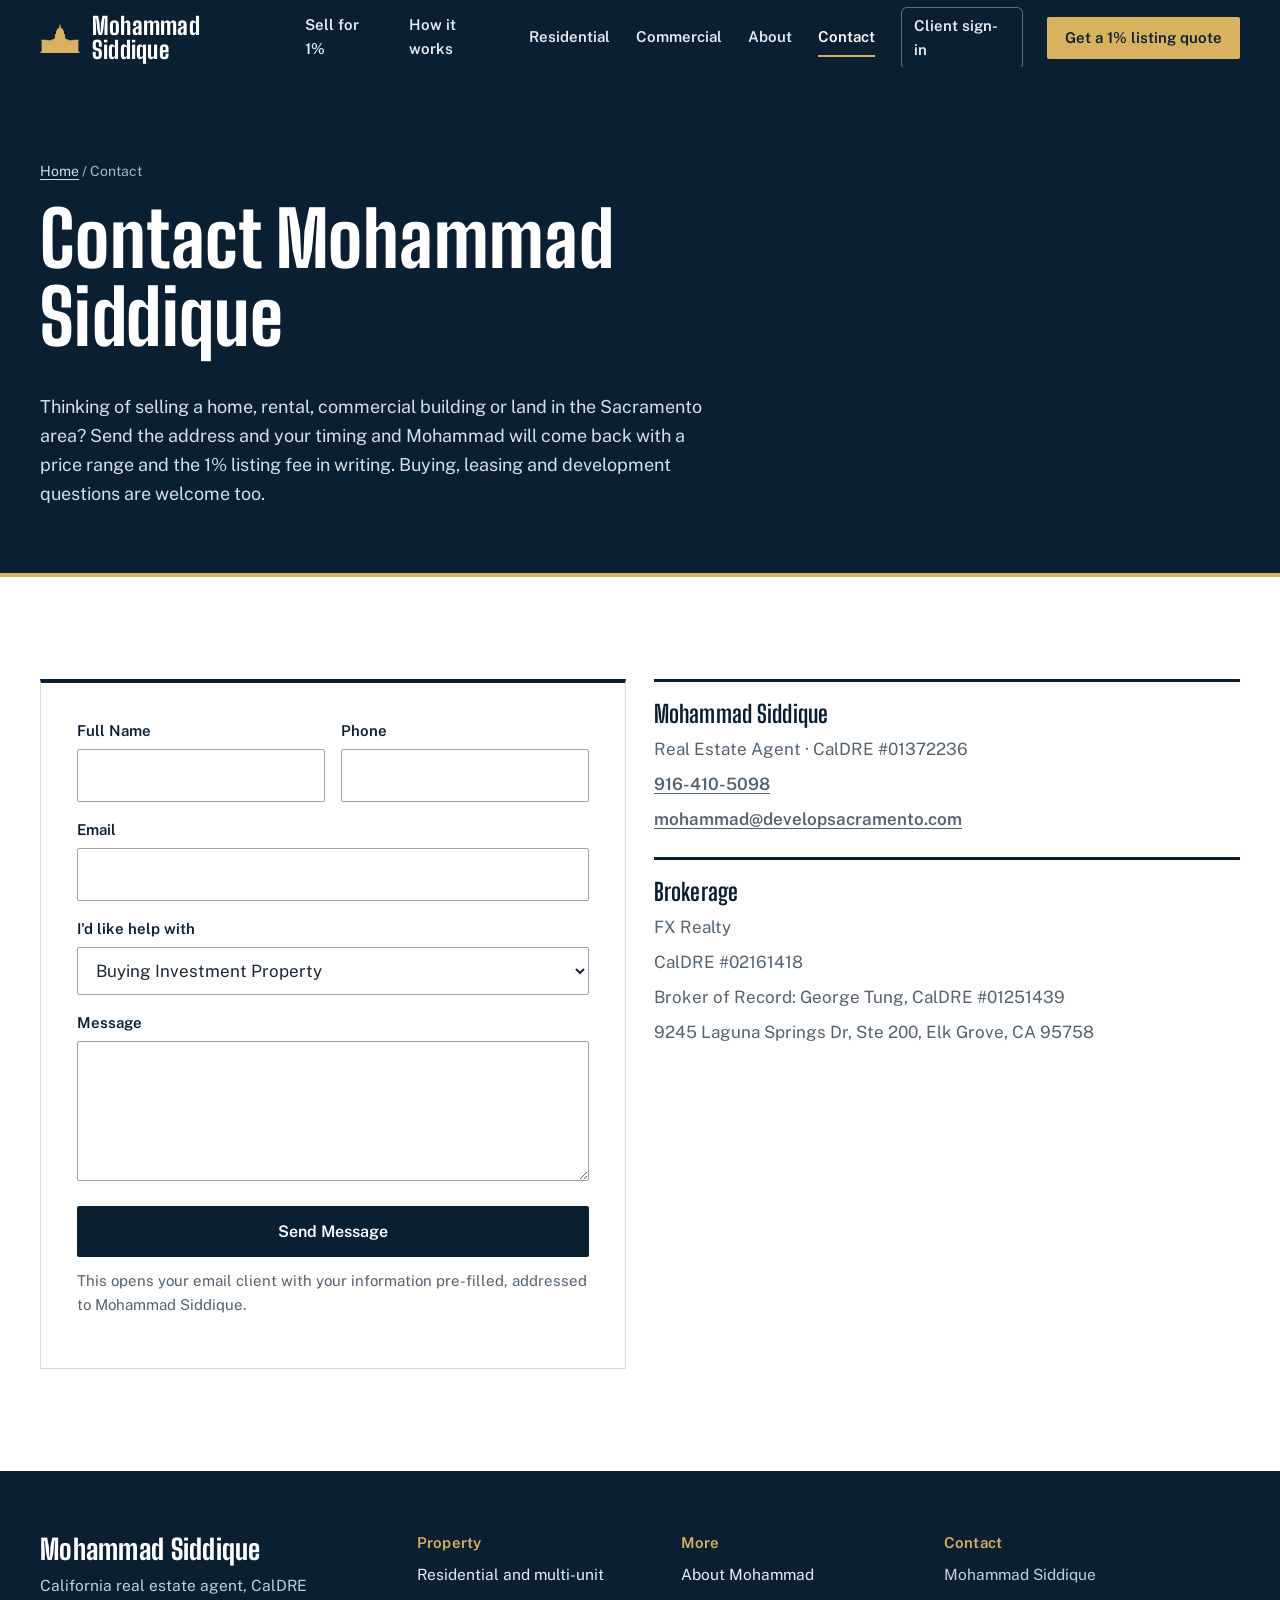
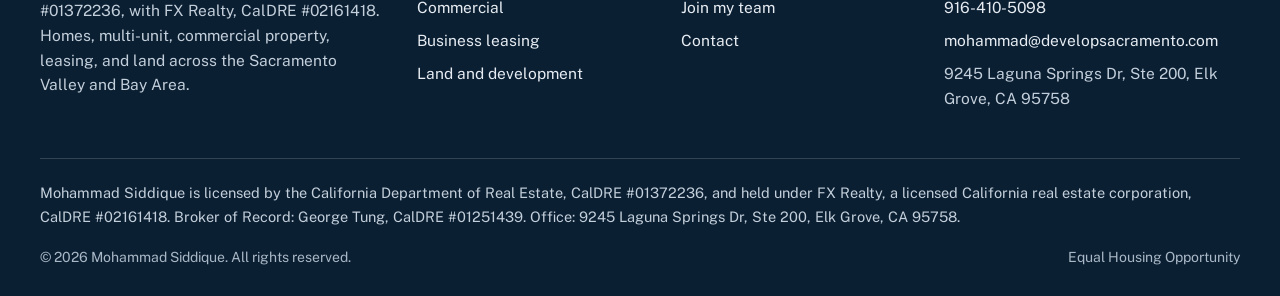
<file: contact.html>
<!DOCTYPE html>
<html lang="en">
<head>
<meta charset="UTF-8">
<meta name="viewport" content="width=device-width, initial-scale=1.0">
<title>Contact a Sacramento Real Estate Agent | Mohammad Siddique</title>
<meta name="description" content="Call 916-410-5098 or send a message to Mohammad Siddique, CalDRE #01372236, FX Realty, about buying, selling, leasing, or developing property in Sacramento.">
<link rel="canonical" href="https://developsacramento.com/contact.html">
<meta name="theme-color" content="#0b1f33">
<meta property="og:type" content="website">
<meta property="og:site_name" content="Mohammad Siddique">
<meta property="og:title" content="Contact a Sacramento Real Estate Agent | Mohammad Siddique">
<meta property="og:description" content="Call 916-410-5098 or send a message to Mohammad Siddique, CalDRE #01372236, FX Realty, about buying, selling, leasing, or developing property in Sacramento.">
<meta property="og:url" content="https://developsacramento.com/contact.html">
<meta property="og:image" content="https://developsacramento.com/assets/share-card.jpg">
<meta property="og:image:width" content="1200">
<meta property="og:image:height" content="630">
<meta name="twitter:card" content="summary_large_image">
<link rel="icon" href="favicon.svg" type="image/svg+xml">
<link rel="preconnect" href="https://fonts.googleapis.com">
<link rel="preconnect" href="https://fonts.gstatic.com" crossorigin>
<link rel="stylesheet" href="https://fonts.googleapis.com/css2?family=Big+Shoulders+Display:wght@700;800&family=Public+Sans:wght@400;600&display=swap">
<link rel="stylesheet" href="css/style.css">
</head>
<body>

<a class="skip-link" href="#main">Skip to content</a>
<header class="site-header">
  <div class="container">
    <a href="index.html" class="brand" aria-label="Mohammad Siddique, home">
      <span class="brand-mark"><svg viewBox="0 0 900 690" aria-hidden="true"><path fill="currentColor" d="M450.0 18.0 C457.0 18.0 459.0 30.0 453.0 34.0 L453.0 44.0 C459.0 46.0 465.0 52.0 467.0 60.0 L469.0 60.0 L469.0 66.0 L466.0 66.0 L466.0 96.0 L472.0 98.0 L472.0 106.0 C498.0 110.0 526.0 138.0 530.0 176.0 L536.0 178.0 L536.0 188.0 L540.0 190.0 L540.0 238.0 L548.0 241.0 L548.0 250.0 L570.0 254.0 L570.0 262.0 L564.0 264.0 L564.0 326.0 L572.0 329.0 L572.0 338.0 L572.0 351.0 L646.0 374.0 L646.0 384.0 L750.0 384.0 L750.0 372.0 L867.0 372.0 L873.0 376.0 L873.0 388.0 L863.0 392.0 L863.0 640.0 L879.0 640.0 L879.0 656.0 L897.0 656.0 L897.0 674.0 L3.0 674.0 L3.0 656.0 L21.0 656.0 L21.0 640.0 L37.0 640.0 L37.0 392.0 L27.0 388.0 L27.0 376.0 L33.0 372.0 L150.0 372.0 L150.0 384.0 L254.0 384.0 L254.0 374.0 L328.0 351.0 L328.0 338.0 L328.0 329.0 L336.0 326.0 L336.0 264.0 L330.0 262.0 L330.0 254.0 L352.0 250.0 L352.0 241.0 L360.0 238.0 L360.0 190.0 L364.0 188.0 L364.0 178.0 L370.0 176.0 C374.0 138.0 402.0 110.0 428.0 106.0 L428.0 98.0 L434.0 96.0 L434.0 66.0 L431.0 66.0 L431.0 60.0 L433.0 60.0 C435.0 52.0 441.0 46.0 447.0 44.0 L447.0 34.0 C441.0 30.0 443.0 18.0 450.0 18.0 Z"/></svg></span>
      <span class="brand-text">
        <span class="brand-name">Mohammad Siddique</span>
      </span>
    </a>
    <nav class="main-nav" id="main-nav" aria-label="Main">
      <a href="index.html#one-percent">Sell for 1%</a>
      <a href="index.html#joyst">How it works</a>
      <a href="residential.html" data-page="residential.html">Residential</a>
      <a href="commercial.html" data-page="commercial.html">Commercial</a>
      <a href="about.html" data-page="about.html">About</a>
      <a href="contact.html" data-page="contact.html">Contact</a>
      <a href="https://joystapp.com/client/login" class="nav-portal">Client sign-in</a>
    </nav>
    <div class="nav-cta">
      <a href="contact.html" class="btn btn-gold">Get a 1% listing quote</a>
      <button class="nav-toggle" aria-label="Menu" aria-controls="main-nav" aria-expanded="false"><span></span><span></span><span></span></button>
    </div>
  </div>
</header>

<main id="main">

<section class="page-hero">
  <div class="container">
    <div class="breadcrumb"><a href="index.html">Home</a> / Contact</div>
    <h1>Contact Mohammad Siddique</h1>
    <p>Thinking of selling a home, rental, commercial building or land in the Sacramento area? Send the address and your timing and Mohammad will come back with a price range and the 1% listing fee in writing. Buying, leasing and development questions are welcome too.</p>
  </div>
</section>

<section class="section">
  <div class="container grid grid-2" style="align-items:flex-start;">
    <form class="form-card" data-form data-subject="Listing inquiry from developsacramento.com">
      <div class="form-row">
        <div class="field">
          <label for="c-name">Full Name</label>
          <input type="text" id="c-name" name="Full Name" required>
        </div>
        <div class="field">
          <label for="c-phone">Phone</label>
          <input type="tel" id="c-phone" name="Phone" required>
        </div>
      </div>
      <div class="field">
        <label for="c-email">Email</label>
        <input type="email" id="c-email" name="Email" required>
      </div>
      <div class="field">
        <label for="c-help">I'd like help with</label>
        <select id="c-help" name="I'd like help with">
          <option>Buying Investment Property</option>
          <option>Buying Construction Projects</option>
          <option>Primary Residences</option>
          <option>Selling Property</option>
          <option>Restaurant Leasing</option>
          <option>Land Acquisitions</option>
        </select>
      </div>
      <div class="field">
        <label for="c-message">Message</label>
        <textarea id="c-message" name="Message"></textarea>
      </div>
      <button type="submit" class="btn btn-primary btn-block">Send Message</button>
      <p class="form-status form-note" style="display:none;"></p>
      <p class="form-note">This opens your email client with your information pre-filled, addressed to Mohammad Siddique.</p>
    </form>

    <div>
      <div class="card" style="margin-bottom:24px;">
        <h3>Mohammad Siddique</h3>
        <p style="margin-bottom:8px;">Real Estate Agent &middot; CalDRE #01372236</p>
        <p style="margin-bottom:8px;"><a href="tel:9164105098" style="color:var(--color-blue);font-weight:600;">916-410-5098</a></p>
        <p style="margin-bottom:0;"><a href="mailto:mohammad@developsacramento.com" style="color:var(--color-blue);font-weight:600;">mohammad@developsacramento.com</a></p>
      </div>
      <div class="card">
        <h3>Brokerage</h3>
        <p style="margin-bottom:8px;">FX Realty</p>
        <p style="margin-bottom:8px;">CalDRE #02161418</p>
        <p style="margin-bottom:8px;">Broker of Record: George Tung, CalDRE #01251439</p>
        <p style="margin-bottom:0;">9245 Laguna Springs Dr, Ste 200, Elk Grove, CA 95758</p>
      </div>
    </div>
  </div>
</section>

</main>

<footer class="site-footer">
  <div class="container">
    <div class="footer-grid">
      <div class="footer-brand">
        <div class="brand-name">Mohammad Siddique</div>
        <p>California real estate agent, CalDRE #01372236, with FX Realty, CalDRE #02161418. Homes, multi-unit, commercial property, leasing, and land across the Sacramento Valley and Bay Area.</p>
      </div>
      <div>
        <h4>Property</h4>
        <ul>
          <li><a href="residential.html">Residential and multi-unit</a></li>
          <li><a href="commercial.html">Commercial</a></li>
          <li><a href="business-leases.html">Business leasing</a></li>
          <li><a href="commercial-construction.html">Land and development</a></li>
        </ul>
      </div>
      <div>
        <h4>More</h4>
        <ul>
          <li><a href="about.html">About Mohammad</a></li>
          <li><a href="join.html">Join my team</a></li>
          <li><a href="contact.html">Contact</a></li>
        </ul>
      </div>
      <div>
        <h4>Contact</h4>
        <ul>
          <li>Mohammad Siddique</li>
          <li><a href="tel:+19164105098">916-410-5098</a></li>
          <li><a href="mailto:mohammad@developsacramento.com">mohammad@developsacramento.com</a></li>
          <li>9245 Laguna Springs Dr, Ste 200, Elk Grove, CA 95758</li>
        </ul>
      </div>
    </div>
    <div class="footer-legal">
      <p>Mohammad Siddique is licensed by the California Department of Real Estate, CalDRE #01372236, and held under FX Realty, a licensed California real estate corporation, CalDRE #02161418. Broker of Record: George Tung, CalDRE #01251439. Office: 9245 Laguna Springs Dr, Ste 200, Elk Grove, CA 95758.</p>
    </div>
    <div class="footer-bottom">
      <span>&copy; 2026 Mohammad Siddique. All rights reserved.</span>
      <span>Equal Housing Opportunity</span>
    </div>
  </div>
</footer>

<script src="js/main.js" defer></script>
</body>
</html>
</file>
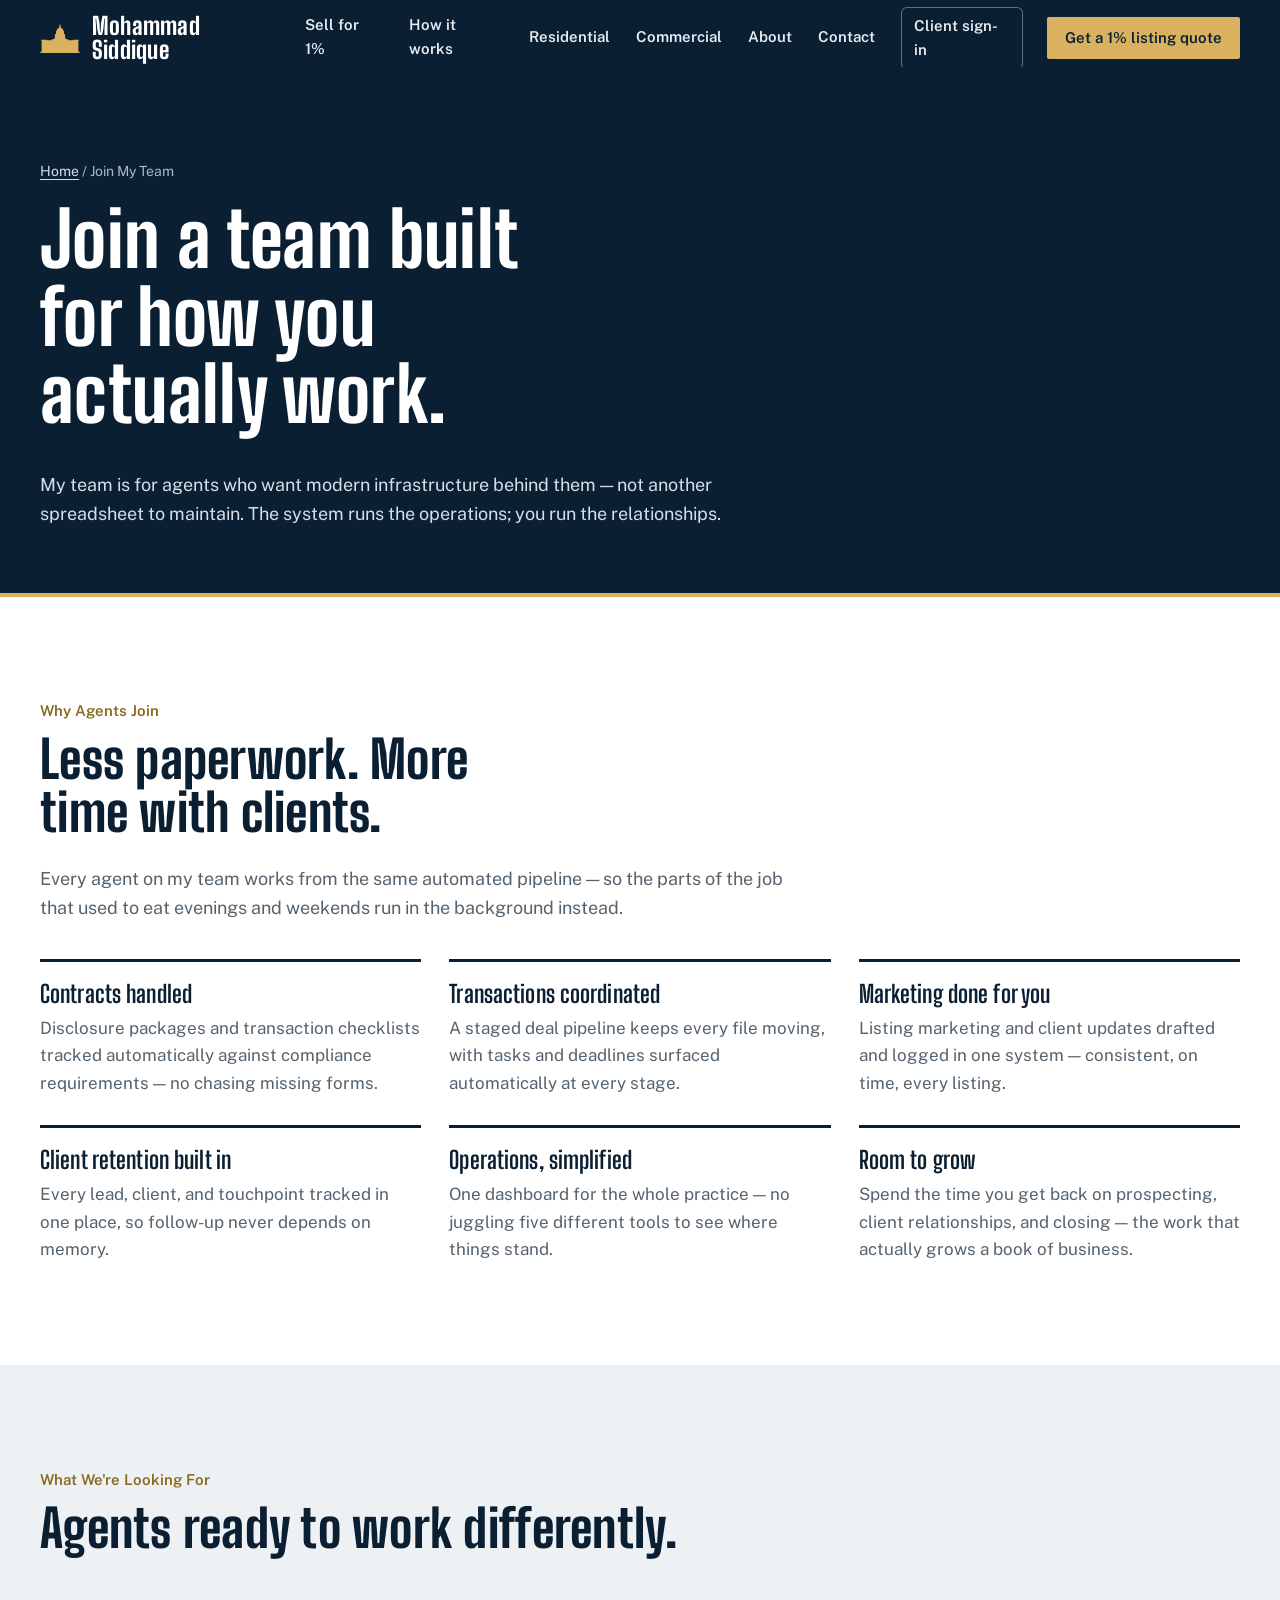
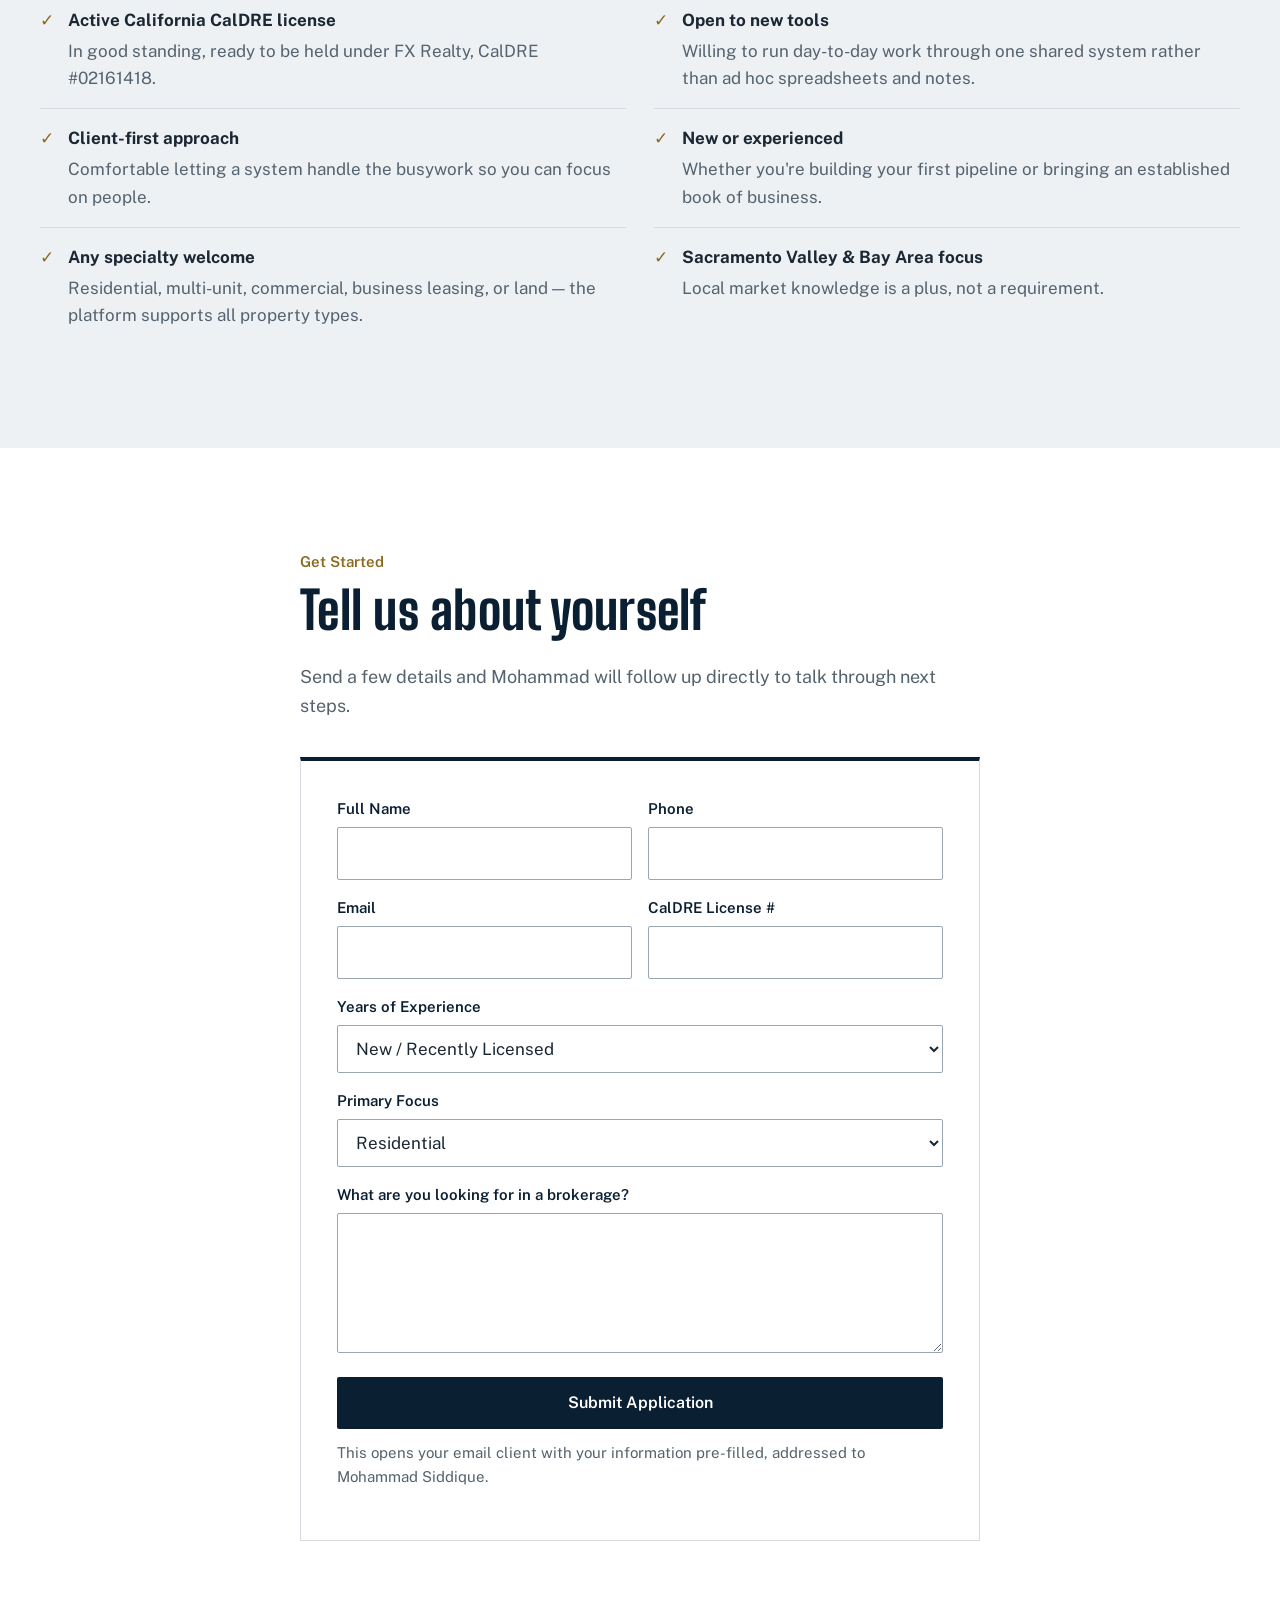
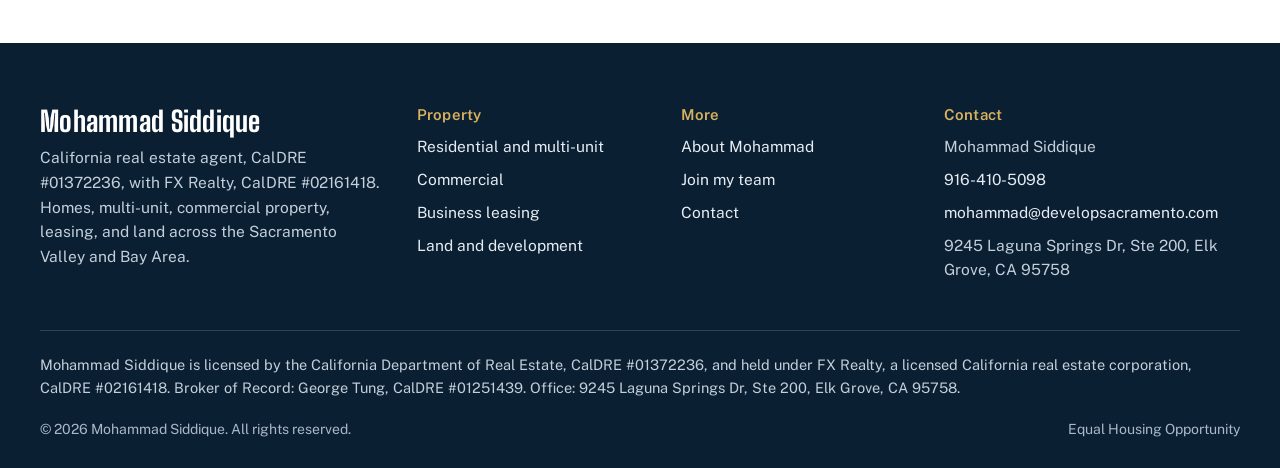
<file: join.html>
<!DOCTYPE html>
<html lang="en">
<head>
<meta charset="UTF-8">
<meta name="viewport" content="width=device-width, initial-scale=1.0">
<title>Join a Sacramento Real Estate Team | Mohammad Siddique</title>
<meta name="description" content="Join Mohammad Siddique&#x27;s team at FX Realty: automated contracts, transaction coordination, marketing, and operations.">
<link rel="canonical" href="https://mohammadsiddique.com/join.html">
<meta name="theme-color" content="#0b1f33">
<meta property="og:type" content="website">
<meta property="og:site_name" content="Mohammad Siddique">
<meta property="og:title" content="Join a Sacramento Real Estate Team | Mohammad Siddique">
<meta property="og:description" content="Join Mohammad Siddique&#x27;s team at FX Realty: automated contracts, transaction coordination, marketing, and operations.">
<meta property="og:url" content="https://developsacramento.com/join.html">
<meta property="og:image" content="https://developsacramento.com/assets/share-card.jpg">
<meta property="og:image:width" content="1200">
<meta property="og:image:height" content="630">
<meta name="twitter:card" content="summary_large_image">
<link rel="icon" href="favicon.svg" type="image/svg+xml">
<link rel="preconnect" href="https://fonts.googleapis.com">
<link rel="preconnect" href="https://fonts.gstatic.com" crossorigin>
<link rel="stylesheet" href="https://fonts.googleapis.com/css2?family=Big+Shoulders+Display:wght@700;800&family=Public+Sans:wght@400;600&display=swap">
<link rel="stylesheet" href="css/style.css">
</head>
<body>

<a class="skip-link" href="#main">Skip to content</a>
<header class="site-header">
  <div class="container">
    <a href="index.html" class="brand" aria-label="Mohammad Siddique, home">
      <span class="brand-mark"><svg viewBox="0 0 900 690" aria-hidden="true"><path fill="currentColor" d="M450.0 18.0 C457.0 18.0 459.0 30.0 453.0 34.0 L453.0 44.0 C459.0 46.0 465.0 52.0 467.0 60.0 L469.0 60.0 L469.0 66.0 L466.0 66.0 L466.0 96.0 L472.0 98.0 L472.0 106.0 C498.0 110.0 526.0 138.0 530.0 176.0 L536.0 178.0 L536.0 188.0 L540.0 190.0 L540.0 238.0 L548.0 241.0 L548.0 250.0 L570.0 254.0 L570.0 262.0 L564.0 264.0 L564.0 326.0 L572.0 329.0 L572.0 338.0 L572.0 351.0 L646.0 374.0 L646.0 384.0 L750.0 384.0 L750.0 372.0 L867.0 372.0 L873.0 376.0 L873.0 388.0 L863.0 392.0 L863.0 640.0 L879.0 640.0 L879.0 656.0 L897.0 656.0 L897.0 674.0 L3.0 674.0 L3.0 656.0 L21.0 656.0 L21.0 640.0 L37.0 640.0 L37.0 392.0 L27.0 388.0 L27.0 376.0 L33.0 372.0 L150.0 372.0 L150.0 384.0 L254.0 384.0 L254.0 374.0 L328.0 351.0 L328.0 338.0 L328.0 329.0 L336.0 326.0 L336.0 264.0 L330.0 262.0 L330.0 254.0 L352.0 250.0 L352.0 241.0 L360.0 238.0 L360.0 190.0 L364.0 188.0 L364.0 178.0 L370.0 176.0 C374.0 138.0 402.0 110.0 428.0 106.0 L428.0 98.0 L434.0 96.0 L434.0 66.0 L431.0 66.0 L431.0 60.0 L433.0 60.0 C435.0 52.0 441.0 46.0 447.0 44.0 L447.0 34.0 C441.0 30.0 443.0 18.0 450.0 18.0 Z"/></svg></span>
      <span class="brand-text">
        <span class="brand-name">Mohammad Siddique</span>
      </span>
    </a>
    <nav class="main-nav" id="main-nav" aria-label="Main">
      <a href="index.html#one-percent">Sell for 1%</a>
      <a href="index.html#joyst">How it works</a>
      <a href="residential.html" data-page="residential.html">Residential</a>
      <a href="commercial.html" data-page="commercial.html">Commercial</a>
      <a href="about.html" data-page="about.html">About</a>
      <a href="contact.html" data-page="contact.html">Contact</a>
      <a href="https://joystapp.com/client/login" class="nav-portal">Client sign-in</a>
    </nav>
    <div class="nav-cta">
      <a href="contact.html" class="btn btn-gold">Get a 1% listing quote</a>
      <button class="nav-toggle" aria-label="Menu" aria-controls="main-nav" aria-expanded="false"><span></span><span></span><span></span></button>
    </div>
  </div>
</header>

<main id="main">

<section class="page-hero">
  <div class="container">
    <div class="breadcrumb"><a href="index.html">Home</a> / Join My Team</div>
    <h1>Join a team built for how you actually work.</h1>
    <p>My team is for agents who want modern infrastructure behind them — not another spreadsheet to maintain. The system runs the operations; you run the relationships.</p>
  </div>
</section>

<section class="section">
  <div class="container">
    <div class="section-center">
      <span class="eyebrow">Why Agents Join</span>
      <h2>Less paperwork. More time with clients.</h2>
      <p class="section-intro" style="margin-left:auto;margin-right:auto;">Every agent on my team works from the same automated pipeline — so the parts of the job that used to eat evenings and weekends run in the background instead.</p>
    </div>
    <div class="grid grid-3">
      <div class="card">
        <div class="card-icon">&#128196;</div>
        <h3>Contracts handled</h3>
        <p>Disclosure packages and transaction checklists tracked automatically against compliance requirements — no chasing missing forms.</p>
      </div>
      <div class="card">
        <div class="card-icon">&#128260;</div>
        <h3>Transactions coordinated</h3>
        <p>A staged deal pipeline keeps every file moving, with tasks and deadlines surfaced automatically at every stage.</p>
      </div>
      <div class="card">
        <div class="card-icon">&#128226;</div>
        <h3>Marketing done for you</h3>
        <p>Listing marketing and client updates drafted and logged in one system — consistent, on time, every listing.</p>
      </div>
      <div class="card">
        <div class="card-icon">&#129309;</div>
        <h3>Client retention built in</h3>
        <p>Every lead, client, and touchpoint tracked in one place, so follow-up never depends on memory.</p>
      </div>
      <div class="card">
        <div class="card-icon">&#9881;&#65039;</div>
        <h3>Operations, simplified</h3>
        <p>One dashboard for the whole practice — no juggling five different tools to see where things stand.</p>
      </div>
      <div class="card">
        <div class="card-icon">&#128200;</div>
        <h3>Room to grow</h3>
        <p>Spend the time you get back on prospecting, client relationships, and closing — the work that actually grows a book of business.</p>
      </div>
    </div>
  </div>
</section>

<section class="section section-alt">
  <div class="container">
    <div class="section-center">
      <span class="eyebrow">What We're Looking For</span>
      <h2>Agents ready to work differently.</h2>
    </div>
    <div class="grid grid-2">
      <ul class="pillar-list">
        <li><span class="pillar-check">&#10003;</span><div><strong>Active California CalDRE license</strong><p style="margin:4px 0 0;">In good standing, ready to be held under FX Realty, CalDRE #02161418.</p></div></li>
        <li><span class="pillar-check">&#10003;</span><div><strong>Client-first approach</strong><p style="margin:4px 0 0;">Comfortable letting a system handle the busywork so you can focus on people.</p></div></li>
        <li><span class="pillar-check">&#10003;</span><div><strong>Any specialty welcome</strong><p style="margin:4px 0 0;">Residential, multi-unit, commercial, business leasing, or land — the platform supports all property types.</p></div></li>
      </ul>
      <ul class="pillar-list">
        <li><span class="pillar-check">&#10003;</span><div><strong>Open to new tools</strong><p style="margin:4px 0 0;">Willing to run day-to-day work through one shared system rather than ad hoc spreadsheets and notes.</p></div></li>
        <li><span class="pillar-check">&#10003;</span><div><strong>New or experienced</strong><p style="margin:4px 0 0;">Whether you're building your first pipeline or bringing an established book of business.</p></div></li>
        <li><span class="pillar-check">&#10003;</span><div><strong>Sacramento Valley &amp; Bay Area focus</strong><p style="margin:4px 0 0;">Local market knowledge is a plus, not a requirement.</p></div></li>
      </ul>
    </div>
  </div>
</section>

<section class="section">
  <div class="container" style="max-width:760px;">
    <div class="section-center">
      <span class="eyebrow">Get Started</span>
      <h2>Tell us about yourself</h2>
      <p class="section-intro" style="margin-left:auto;margin-right:auto;">Send a few details and Mohammad will follow up directly to talk through next steps.</p>
    </div>
    <form class="form-card" data-form data-subject="Agent application — Join Mohammad Siddique's team">
      <div class="form-row">
        <div class="field">
          <label for="name">Full Name</label>
          <input type="text" id="name" name="Full Name" required>
        </div>
        <div class="field">
          <label for="phone">Phone</label>
          <input type="tel" id="phone" name="Phone" required>
        </div>
      </div>
      <div class="form-row">
        <div class="field">
          <label for="email">Email</label>
          <input type="email" id="email" name="Email" required>
        </div>
        <div class="field">
          <label for="dre">CalDRE License #</label>
          <input type="text" id="dre" name="CalDRE License Number" required>
        </div>
      </div>
      <div class="field">
        <label for="experience">Years of Experience</label>
        <select id="experience" name="Years of Experience">
          <option>New / Recently Licensed</option>
          <option>1&ndash;3 years</option>
          <option>4&ndash;10 years</option>
          <option>10+ years</option>
        </select>
      </div>
      <div class="field">
        <label for="focus">Primary Focus</label>
        <select id="focus" name="Primary Focus">
          <option>Residential</option>
          <option>Multi-Units 1-4</option>
          <option>Multi-Units 5+</option>
          <option>Mixed-Use Commercial</option>
          <option>Commercial</option>
          <option>Business Leasing</option>
          <option>Vacant Land</option>
        </select>
      </div>
      <div class="field">
        <label for="message">What are you looking for in a brokerage?</label>
        <textarea id="message" name="Message"></textarea>
      </div>
      <button type="submit" class="btn btn-primary btn-block">Submit Application</button>
      <p class="form-status form-note" style="display:none;"></p>
      <p class="form-note">This opens your email client with your information pre-filled, addressed to Mohammad Siddique.</p>
    </form>
  </div>
</section>

</main>

<footer class="site-footer">
  <div class="container">
    <div class="footer-grid">
      <div class="footer-brand">
        <div class="brand-name">Mohammad Siddique</div>
        <p>California real estate agent, CalDRE #01372236, with FX Realty, CalDRE #02161418. Homes, multi-unit, commercial property, leasing, and land across the Sacramento Valley and Bay Area.</p>
      </div>
      <div>
        <h4>Property</h4>
        <ul>
          <li><a href="residential.html">Residential and multi-unit</a></li>
          <li><a href="commercial.html">Commercial</a></li>
          <li><a href="business-leases.html">Business leasing</a></li>
          <li><a href="commercial-construction.html">Land and development</a></li>
        </ul>
      </div>
      <div>
        <h4>More</h4>
        <ul>
          <li><a href="about.html">About Mohammad</a></li>
          <li><a href="join.html">Join my team</a></li>
          <li><a href="contact.html">Contact</a></li>
        </ul>
      </div>
      <div>
        <h4>Contact</h4>
        <ul>
          <li>Mohammad Siddique</li>
          <li><a href="tel:+19164105098">916-410-5098</a></li>
          <li><a href="mailto:mohammad@developsacramento.com">mohammad@developsacramento.com</a></li>
          <li>9245 Laguna Springs Dr, Ste 200, Elk Grove, CA 95758</li>
        </ul>
      </div>
    </div>
    <div class="footer-legal">
      <p>Mohammad Siddique is licensed by the California Department of Real Estate, CalDRE #01372236, and held under FX Realty, a licensed California real estate corporation, CalDRE #02161418. Broker of Record: George Tung, CalDRE #01251439. Office: 9245 Laguna Springs Dr, Ste 200, Elk Grove, CA 95758.</p>
    </div>
    <div class="footer-bottom">
      <span>&copy; 2026 Mohammad Siddique. All rights reserved.</span>
      <span>Equal Housing Opportunity</span>
    </div>
  </div>
</footer>

<script src="js/main.js" defer></script>
</body>
</html>
</file>
<file: css/style.css>
/* developsacramento.com
   Palette: river navy, dome gold, granite. Type: Big Shoulders Display + Public Sans. */

:root {
  --ink: #0b1f33;
  --navy: #12314f;
  --gold: #d9b25f;
  --gold-deep: #8a6a1f;
  --sky: #1f5fa8;
  --stone: #eef1f4;
  --paper: #ffffff;
  --text: #1b2733;
  --muted: #55636f;
  --rule: #d5dbe1;
  --display: "Big Shoulders Display", "Arial Narrow", "Helvetica Neue", Arial, sans-serif;
  --body: "Public Sans", system-ui, -apple-system, "Segoe UI", Roboto, sans-serif;
  --wrap: 1200px;
  --gutter: clamp(20px, 4vw, 40px);
}

*, *::before, *::after { box-sizing: border-box; }
html { -webkit-text-size-adjust: 100%; scroll-behavior: smooth; }
body {
  margin: 0;
  font-family: var(--body);
  font-size: 1.0625rem;
  line-height: 1.6;
  color: var(--text);
  background: var(--paper);
}
img { max-width: 100%; height: auto; display: block; }
a { color: var(--sky); text-underline-offset: 3px; }
a:hover { color: var(--ink); }
:focus-visible { outline: 3px solid var(--gold); outline-offset: 3px; }

.container { width: 100%; max-width: calc(var(--wrap) + 2 * var(--gutter)); margin: 0 auto; padding: 0 var(--gutter); }

h1, h2, h3, h4 { font-family: var(--display); font-weight: 800; line-height: 1.02; margin: 0 0 0.5em; color: var(--ink); letter-spacing: 0.005em; text-wrap: balance; }
h1 { font-size: clamp(2.6rem, 6vw, 4.75rem); }
h2 { font-size: clamp(2rem, 4.2vw, 3.25rem); }
h3 { font-size: 1.5rem; font-weight: 700; line-height: 1.15; }
h4 { font-size: 1.125rem; font-weight: 700; }
p { margin: 0 0 1em; max-width: 68ch; }

.skip-link { position: absolute; left: -999px; top: 0; background: var(--gold); color: var(--ink); padding: 10px 16px; z-index: 100; font-weight: 600; }
.skip-link:focus { left: 12px; top: 12px; }

/* ---------- Buttons ---------- */
.btn {
  display: inline-flex; align-items: center; justify-content: center; gap: 8px;
  font-family: var(--body); font-weight: 600; font-size: 1rem; line-height: 1.2;
  padding: 14px 22px; border: 2px solid transparent; border-radius: 2px;
  text-decoration: none; cursor: pointer; transition: background-color .15s, color .15s, border-color .15s;
}
.btn-primary { background: var(--ink); color: #fff; }
.btn-primary:hover { background: var(--sky); color: #fff; }
.btn-ghost { border-color: var(--ink); color: var(--ink); background: transparent; }
.btn-ghost:hover { background: var(--ink); color: #fff; }
.btn-white, .btn-gold { background: var(--gold); color: var(--ink); }
.btn-white:hover, .btn-gold:hover { background: #fff; color: var(--ink); }
.btn-outline-white { border-color: rgba(255,255,255,.55); color: #fff; background: transparent; }
.btn-outline-white:hover { border-color: #fff; background: #fff; color: var(--ink); }
.btn-row { display: flex; flex-wrap: wrap; gap: 12px; }
.btn-block { width: 100%; }

/* ---------- Header ---------- */
.site-header { background: var(--ink); color: #fff; position: relative; z-index: 20; }
.site-header .container { display: flex; align-items: center; justify-content: space-between; gap: 24px; min-height: 76px; }
.brand { display: flex; align-items: center; gap: 12px; text-decoration: none; color: #fff; }
.brand:hover { color: #fff; }
.brand-mark { width: 40px; height: 40px; flex: none; color: var(--gold); display: grid; place-items: center; font-size: 0; }
.brand-mark svg { width: 40px; height: 31px; }
.brand-text span { display: block; }
.brand-name { font-family: var(--display); font-weight: 800; font-size: 1.5rem; line-height: 1; letter-spacing: .01em; }
.brand-sub { font-size: .8125rem; color: #c3cfda; margin-top: 4px; line-height: 1.2; white-space: nowrap; }
.main-nav { display: flex; align-items: center; gap: 26px; }
.main-nav a { color: #e6ecf2; text-decoration: none; font-size: .9375rem; font-weight: 600; padding: 6px 0; border-bottom: 2px solid transparent; }
.main-nav a:hover, .main-nav a.active { color: #fff; border-bottom-color: var(--gold); }
.nav-cta { display: flex; align-items: center; gap: 12px; }
.nav-cta .btn { padding: 10px 16px; font-size: .9375rem; white-space: nowrap; }
.nav-toggle { display: none; width: 44px; height: 44px; background: transparent; border: 1px solid rgba(255,255,255,.35); border-radius: 2px; cursor: pointer; padding: 0; }
.nav-toggle span { display: block; width: 20px; height: 2px; background: #fff; margin: 4px auto; }

/* ---------- Home hero: the Capitol ---------- */
.hero { background: var(--ink); color: #fff; overflow: hidden; }
.hero .container { position: relative; padding-top: clamp(24px, 4vw, 48px); }
.capitol-stage { position: relative; }
.capitol-art { position: relative; aspect-ratio: 900 / 690; }
.capitol { display: block; width: 100%; height: 100%; position: absolute; inset: 0; }
.capitol .cap-fill { fill: #0f2a45; }
.capitol .cap-lines { fill: none; stroke: var(--gold); stroke-width: 1.2; opacity: .5; vector-effect: non-scaling-stroke; }
.capitol .cap-outline { fill: none; stroke: var(--gold); stroke-width: 3; stroke-linejoin: round; stroke-dasharray: 1; stroke-dashoffset: 1; animation: capitol-draw 2.2s .15s cubic-bezier(.6,.1,.2,1) forwards; }
@keyframes capitol-draw { to { stroke-dashoffset: 0; } }
.cap-fluid, .cap-fallback {
  position: absolute; inset: 0; width: 100%; height: 100%;
  -webkit-mask: url(../assets/capitol-mask.svg) center / 100% 100% no-repeat;
          mask: url(../assets/capitol-mask.svg) center / 100% 100% no-repeat;
}
.cap-fluid { opacity: 0; transition: opacity 1.2s ease 1s; }
.fluid-on .cap-fluid { opacity: 1; }
.cap-fallback { display: none; object-fit: cover; }
.no-fluid .cap-fluid { display: none; }
.no-fluid .cap-fallback { display: block; }
.no-fluid .hero-dots { display: none; }

.hero-inner { position: relative; }
.hero-head, .hero-side { position: relative; z-index: 2; }
.hero h1 { color: #fff; font-size: clamp(2.5rem, 9vw, 4rem); margin: 0; }
.hero p.lede { color: #d5dee7; font-size: 1.0625rem; margin: 0 0 20px; }
.hero-caption { display: flex; align-items: center; justify-content: space-between; gap: 16px; padding: 14px 0 22px; color: #c3cfda; font-size: .9375rem; }
.hero-caption strong { color: var(--gold); font-weight: 600; }
.hero-dots { display: flex; gap: 2px; }
.hero-dots button { width: 26px; height: 26px; padding: 0; border: 0; background: transparent; cursor: pointer; position: relative; }
.hero-dots button::after { content: ""; position: absolute; left: 3px; right: 3px; top: 12px; height: 2px; background: rgba(255,255,255,.3); }
.hero-dots button[aria-current="true"]::after { background: var(--gold); }
.hero-dots button:hover::after { background: #fff; }

@media (min-width: 1200px) {
  .hero .container { padding-top: 28px; }
  .capitol-stage { width: min(100%, max(740px, calc((100vh - 190px) * 1.304))); margin: 0 auto; }
  .hero-head, .hero-side { position: absolute; top: clamp(4px, 1.6vw, 28px); width: 35%; }
  .hero-head { left: 0; }
  .hero-side { right: 0; }
  .hero h1 { font-size: clamp(2.3rem, 3.4vw, 3.7rem); }
}
@media (max-width: 1199px) {
  .hero-head { margin-bottom: 20px; }
  .hero-side { margin: 22px 0 6px; }
  .capitol-stage { max-width: 680px; margin: 0 auto; }
  .capitol .cap-outline { stroke-width: 5; }
  .capitol .cap-lines { opacity: .35; }
}

/* ---------- Inner page hero ---------- */
.page-hero { background: var(--ink); color: #fff; padding: clamp(40px, 7vw, 84px) 0 clamp(36px, 6vw, 68px); position: relative; }
.page-hero::after { content: ""; position: absolute; left: 0; right: 0; bottom: 0; height: 4px; background: var(--gold); }
.page-hero h1 { color: #fff; max-width: 18ch; }
.page-hero p { color: #d5dee7; font-size: 1.125rem; margin: 0; max-width: 62ch; }
.breadcrumb { font-size: .875rem; color: #a9b8c6; margin-bottom: 18px; }
.breadcrumb a { color: #d5dee7; }
.breadcrumb a:hover { color: #fff; }

/* ---------- Sections ---------- */
.section { padding: clamp(56px, 8vw, 104px) 0; }
.section-alt { background: var(--stone); }
.section-dark { background: var(--ink); color: #dfe6ed; }
.section-dark h2, .section-dark h3 { color: #fff; }
.section-dark a { color: var(--gold); }
.section-center { margin-bottom: 36px; max-width: 760px; }
.section-intro { color: var(--muted); font-size: 1.125rem; margin: 0 !important; }
.eyebrow, .hero-eyebrow { display: block; font-weight: 600; font-size: .9375rem; color: var(--gold-deep); margin-bottom: 10px; }
.section-dark .eyebrow, .hero-eyebrow { color: var(--gold); }
.section-head { display: flex; align-items: flex-end; justify-content: space-between; gap: 24px; flex-wrap: wrap; margin-bottom: 36px; }
.section-head h2 { margin: 0; max-width: 16ch; }
.section-head p { margin: 0; max-width: 46ch; color: var(--muted); }
.section-dark .section-head p { color: #c3cfda; }

.grid { display: grid; gap: 28px; }
.grid-2 { grid-template-columns: repeat(2, minmax(0, 1fr)); }
.grid-3 { grid-template-columns: repeat(3, minmax(0, 1fr)); }
.grid-4 { grid-template-columns: repeat(4, minmax(0, 1fr)); }

.card { border-top: 3px solid var(--ink); padding: 18px 0 0; background: transparent; }
.card-icon { display: none; }
.card h3 { margin-bottom: 8px; }
.card p { color: var(--muted); margin: 0; }
.section-dark .card { border-top-color: var(--gold); }
.section-dark .card p { color: #c3cfda; }

.pillar-list { list-style: none; margin: 0; padding: 0; }
.pillar-list li { display: flex; gap: 14px; padding: 16px 0; border-bottom: 1px solid var(--rule); }
.pillar-list li:last-child { border-bottom: 0; }
.pillar-list p { color: var(--muted); }
.pillar-check { color: var(--gold-deep); font-weight: 700; flex: none; }

.type-strip { display: flex; flex-wrap: wrap; gap: 10px; }
.type-chip { border: 1px solid var(--ink); padding: 8px 14px; font-weight: 600; font-size: .9375rem; }

.split { display: grid; grid-template-columns: minmax(0, 1fr) minmax(0, 1fr); gap: clamp(28px, 5vw, 72px); align-items: center; }
.split img { width: 100%; aspect-ratio: 4 / 3; object-fit: cover; }
.split img.portrait { aspect-ratio: 3 / 4; object-position: top; max-width: 440px; background: var(--stone); }

.quote-block { border-left: 4px solid var(--gold); padding: 6px 0 6px 24px; font-family: var(--display); font-weight: 700; font-size: clamp(1.4rem, 2.4vw, 1.9rem); line-height: 1.2; color: var(--ink); max-width: 30em; }

.cta-banner { background: var(--ink); color: #fff; padding: clamp(32px, 5vw, 64px); }
.cta-banner h2 { color: #fff; max-width: 20ch; }
.cta-banner p { color: #d5dee7; margin-bottom: 24px; }

/* ---------- Home: property types ---------- */
.type-grid { display: grid; grid-template-columns: repeat(3, minmax(0, 1fr)); gap: 28px 24px; list-style: none; margin: 0; padding: 0; }
.type-tile a { display: block; text-decoration: none; color: inherit; }
.type-tile img { width: 100%; aspect-ratio: 3 / 2; object-fit: cover; }
.type-tile h3 { margin: 14px 0 4px; display: inline-block; border-bottom: 3px solid transparent; }
.type-tile a:hover h3 { border-bottom-color: var(--gold); }
.type-tile p { color: var(--muted); margin: 0; font-size: 1rem; }

/* ---------- Home: investment reasons ---------- */
.reasons { display: grid; grid-template-columns: repeat(2, minmax(0, 1fr)); gap: 0 56px; list-style: none; margin: 0; padding: 0; }
.reasons li { padding: 22px 0; border-top: 1px solid rgba(255,255,255,.18); }
.reasons h3 { margin: 0 0 6px; color: var(--gold); }
.reasons p { margin: 0; color: #d5dee7; }
.fineprint { font-size: .9375rem; color: #a9b8c6; margin-top: 28px; max-width: 80ch; }

/* ---------- Home: steps ---------- */
.steps { list-style: none; margin: 0; padding: 0; counter-reset: step; }
.steps li { counter-increment: step; display: grid; grid-template-columns: 3.2rem 1fr; gap: 4px 12px; padding: 18px 0; border-bottom: 1px solid var(--rule); }
.steps li::before { content: counter(step); font-family: var(--display); font-weight: 800; font-size: 2.2rem; line-height: 1; color: var(--gold-deep); grid-row: span 2; }
.steps h3 { margin: 0; }
.steps p { margin: 0; color: var(--muted); grid-column: 2; }

/* ---------- Home: about facts ---------- */
.facts { display: grid; grid-template-columns: repeat(3, minmax(0, 1fr)); gap: 20px; margin: 28px 0; padding: 0; }
.facts div { border-top: 3px solid var(--gold); padding-top: 12px; }
.facts dt { font-family: var(--display); font-weight: 800; font-size: 2.4rem; line-height: 1; color: var(--ink); }
.facts dd { margin: 6px 0 0; color: var(--muted); font-size: .9375rem; line-height: 1.4; }

/* ---------- FAQ ---------- */
.faq { max-width: 820px; }
.faq details { border-bottom: 1px solid var(--rule); }
.faq summary { cursor: pointer; list-style: none; padding: 20px 40px 20px 0; position: relative; font-family: var(--display); font-weight: 700; font-size: 1.5rem; line-height: 1.15; color: var(--ink); }
.faq summary::-webkit-details-marker { display: none; }
.faq summary::after { content: "+"; position: absolute; right: 4px; top: 16px; font-size: 1.8rem; color: var(--gold-deep); }
.faq details[open] summary::after { content: "\2212"; }
.faq details p { padding: 0 0 22px; margin: 0; color: var(--muted); }

/* ---------- Forms ---------- */
.form-card { background: var(--paper); border: 1px solid var(--rule); border-top: 4px solid var(--ink); padding: clamp(20px, 3vw, 36px); }
.form-row { display: grid; grid-template-columns: repeat(2, minmax(0, 1fr)); gap: 16px; }
.field { margin-bottom: 16px; }
.field label { display: block; font-weight: 600; font-size: .9375rem; margin-bottom: 6px; color: var(--ink); }
.field input, .field select, .field textarea, .search-bar input, .search-bar select {
  width: 100%; font: inherit; color: var(--text); background: #fff; border: 1px solid #9aa7b3; border-radius: 2px; padding: 12px 14px;
}
.field textarea { min-height: 140px; resize: vertical; }
.field input:focus, .field select:focus, .field textarea:focus { border-color: var(--sky); outline: 3px solid rgba(31,95,168,.25); outline-offset: 0; }
.form-note, .form-status { font-size: .9375rem; color: var(--muted); margin-top: 12px; }
.form-status { display: none; }
.search-bar { display: grid; grid-template-columns: 1fr 2fr auto; gap: 12px; padding: 24px 0; }
.info-strip { display: grid; gap: 20px; }
.stats-row { display: flex; flex-wrap: wrap; gap: 32px; }
.stat strong { display: block; font-family: var(--display); font-size: 2.2rem; line-height: 1; color: var(--ink); }
.stat span { color: var(--muted); font-size: .9375rem; }

/* ---------- Footer ---------- */
.site-footer { background: var(--ink); color: #c3cfda; padding: 64px 0 28px; font-size: .9688rem; }
.footer-grid { display: grid; grid-template-columns: 1.5fr 1fr 1fr 1.3fr; gap: 36px; }
.footer-brand .brand-name { color: #fff; font-size: 1.75rem; margin-bottom: 10px; }
.footer-brand p { color: #c3cfda; max-width: 38ch; }
.site-footer h4 { color: var(--gold); font-family: var(--body); font-size: .9375rem; font-weight: 600; margin-bottom: 12px; }
.site-footer ul { list-style: none; margin: 0; padding: 0; }
.site-footer li { margin-bottom: 8px; }
.site-footer a { color: #e6ecf2; text-decoration: none; }
.site-footer a:hover { color: var(--gold); text-decoration: underline; }
.footer-legal { border-top: 1px solid rgba(255,255,255,.16); margin-top: 40px; padding-top: 22px; }
.footer-legal p { max-width: none; font-size: .9063rem; color: #c3cfda; margin: 0; }
.footer-bottom { display: flex; justify-content: space-between; flex-wrap: wrap; gap: 12px; margin-top: 18px; font-size: .875rem; color: #a9b8c6; }

/* ---------- Responsive ---------- */
@media (max-width: 1199px) {
  .main-nav { gap: 18px; }
  .site-header .container { gap: 16px; }
}
@media (max-width: 1100px) {
  .nav-cta .btn { display: none; }
}
@media (max-width: 900px) {
  .nav-toggle { display: block; }
  .main-nav { display: none; position: absolute; left: 0; right: 0; top: 100%; background: var(--ink); flex-direction: column; align-items: stretch; gap: 0; padding: 8px var(--gutter) 20px; border-top: 1px solid rgba(255,255,255,.16); }
  .main-nav.open { display: flex; }
  .main-nav a { padding: 14px 0; border-bottom: 1px solid rgba(255,255,255,.12); font-size: 1.0625rem; }
  .grid-3, .grid-4, .type-grid { grid-template-columns: repeat(2, minmax(0, 1fr)); }
  .split, .footer-grid { grid-template-columns: 1fr 1fr; }
  .split { grid-template-columns: 1fr; }
  .reasons { grid-template-columns: 1fr; }
}
@media (max-width: 600px) {
  body { font-size: 1rem; }
  .grid-2, .grid-3, .grid-4, .type-grid, .form-row, .footer-grid, .facts, .search-bar { grid-template-columns: 1fr; }
  .brand-sub { font-size: .75rem; white-space: normal; }
  .brand-name { font-size: 1.3rem; }
  .hero-caption { flex-direction: column; align-items: flex-start; gap: 6px; }
  .faq summary { font-size: 1.3rem; }
}

@media (prefers-reduced-motion: reduce) {
  html { scroll-behavior: auto; }
  .capitol .cap-outline { animation: none; stroke-dashoffset: 0; }
}

/* Selling for 1%: hero points, fee comparison, calculator, Joyst cards */
.hero-eyebrow { font-family: var(--body); font-weight: 600; font-size: .8125rem; letter-spacing: .18em; text-transform: uppercase; margin: 0 0 10px; }
.hero-points { list-style: none; margin: 0 0 24px; padding: 0; display: flex; flex-wrap: wrap; gap: 8px 18px; color: #dfe6ed; font-size: .9375rem; }
.hero-points li { padding-left: 18px; position: relative; }
.hero-points li::before { content: ""; position: absolute; left: 0; top: .55em; width: 8px; height: 8px; border-radius: 50%; background: var(--gold); }
.nav-portal { border: 1px solid rgba(255,255,255,.35); border-radius: 6px; padding: 6px 12px !important; }
.saver { display: grid; grid-template-columns: minmax(0, 1.1fr) minmax(300px, .9fr); gap: 40px; align-items: stretch; }
.saver-controls { display: flex; flex-direction: column; gap: 34px; justify-content: center; }
.saver-label { display: flex; justify-content: space-between; align-items: baseline; gap: 16px; margin-bottom: 10px; }
.saver-label label { font-weight: 600; color: #fff; }
.saver-value { font-family: var(--display); font-weight: 800; font-size: 2rem; line-height: 1; color: var(--gold); font-variant-numeric: tabular-nums; }
.saver input[type="range"] { -webkit-appearance: none; appearance: none; width: 100%; height: 44px; margin: 0; background: transparent; cursor: pointer; }
.saver input[type="range"]::-webkit-slider-runnable-track { height: 6px; border-radius: 3px; background: linear-gradient(90deg, var(--gold) 0 var(--pct, 50%), rgba(255,255,255,.22) var(--pct, 50%) 100%); }
.saver input[type="range"]::-moz-range-track { height: 6px; border-radius: 3px; background: rgba(255,255,255,.22); }
.saver input[type="range"]::-moz-range-progress { height: 6px; border-radius: 3px; background: var(--gold); }
.saver input[type="range"]::-webkit-slider-thumb { -webkit-appearance: none; width: 28px; height: 28px; margin-top: -11px; border-radius: 50%; background: #fff; border: 3px solid var(--gold); box-shadow: 0 2px 8px rgba(0,0,0,.35); }
.saver input[type="range"]::-moz-range-thumb { width: 22px; height: 22px; border-radius: 50%; background: #fff; border: 3px solid var(--gold); box-shadow: 0 2px 8px rgba(0,0,0,.35); }
.saver input[type="range"]:focus-visible { outline: 2px solid #fff; outline-offset: 2px; border-radius: 6px; }
.saver-presets { display: flex; flex-wrap: wrap; gap: 8px; margin-top: 6px; }
.saver-presets button { font: inherit; font-size: .875rem; font-weight: 600; color: #dfe6ed; background: rgba(255,255,255,.08); border: 1px solid rgba(255,255,255,.22); border-radius: 999px; padding: 8px 14px; min-height: 40px; cursor: pointer; }
.saver-presets button:hover { background: rgba(255,255,255,.16); color: #fff; }
.saver-presets button[aria-pressed="true"] { background: var(--gold); border-color: var(--gold); color: var(--ink); }
.saver-ticks { display: flex; justify-content: space-between; font-size: .75rem; color: #a9b8c6; padding: 0 6px; margin-top: -4px; }
.saver-result { background: #fff; color: var(--text); border-radius: 10px; padding: 28px; border-top: 5px solid var(--gold); display: flex; flex-direction: column; }
.saver-keep-label { margin: 0; font-size: .8125rem; font-weight: 600; letter-spacing: .14em; text-transform: uppercase; color: var(--muted); }
.saver-keep { margin: 4px 0 0; font-family: var(--display); font-weight: 800; font-size: clamp(3rem, 6vw, 4.5rem); line-height: 1; color: var(--ink); font-variant-numeric: tabular-nums; }
.saver-keep-sub { margin: 8px 0 24px; color: var(--muted); font-size: .9375rem; }
.saver-bars { display: flex; flex-direction: column; gap: 16px; margin-bottom: 26px; }
.saver-bar-head { display: flex; justify-content: space-between; align-items: baseline; font-size: .9375rem; margin-bottom: 6px; }
.saver-bar-head strong { font-variant-numeric: tabular-nums; }
.saver-track { height: 14px; border-radius: 7px; background: var(--stone); overflow: hidden; }
.saver-fill { height: 100%; border-radius: 7px; transition: width .35s cubic-bezier(.2,.8,.2,1); }
.saver-fill-other { background: #8e9aa6; }
.saver-fill-one { background: var(--gold); }
.saver-result .btn { align-self: flex-start; margin-top: auto; }
.section-dark .saver-result .btn-gold { color: var(--ink); }
.section-dark .saver-result .btn-gold:hover { background: var(--ink); color: #fff; }
@media (max-width: 900px) {
  .saver { grid-template-columns: 1fr; gap: 28px; }
  .saver-result { padding: 22px; }
  .saver-result .btn { align-self: stretch; text-align: center; }
}
.reasons-light li { border-top-color: var(--rule); }
.reasons-light h3 { color: var(--ink); }
.reasons-light p { color: var(--muted); }
.joyst-grid .card .btn { margin-top: 14px; }
@media (max-width: 900px) {
  .fee-compare { grid-template-columns: 1fr; }
}
@media (max-width: 700px) {
  /* A phone shows the fee that matters and what it saves; the 2.5% and 3% fees are in the calculator. */
  .fee-table .fee-other { display: none; }
  .fee-table th, .fee-table td { padding: 12px 6px; font-size: .9375rem; }
  .fee-table tbody th { font-size: 1.25rem; }
  .fee-table thead th { font-size: .6875rem; letter-spacing: .04em; }
}
</file>
